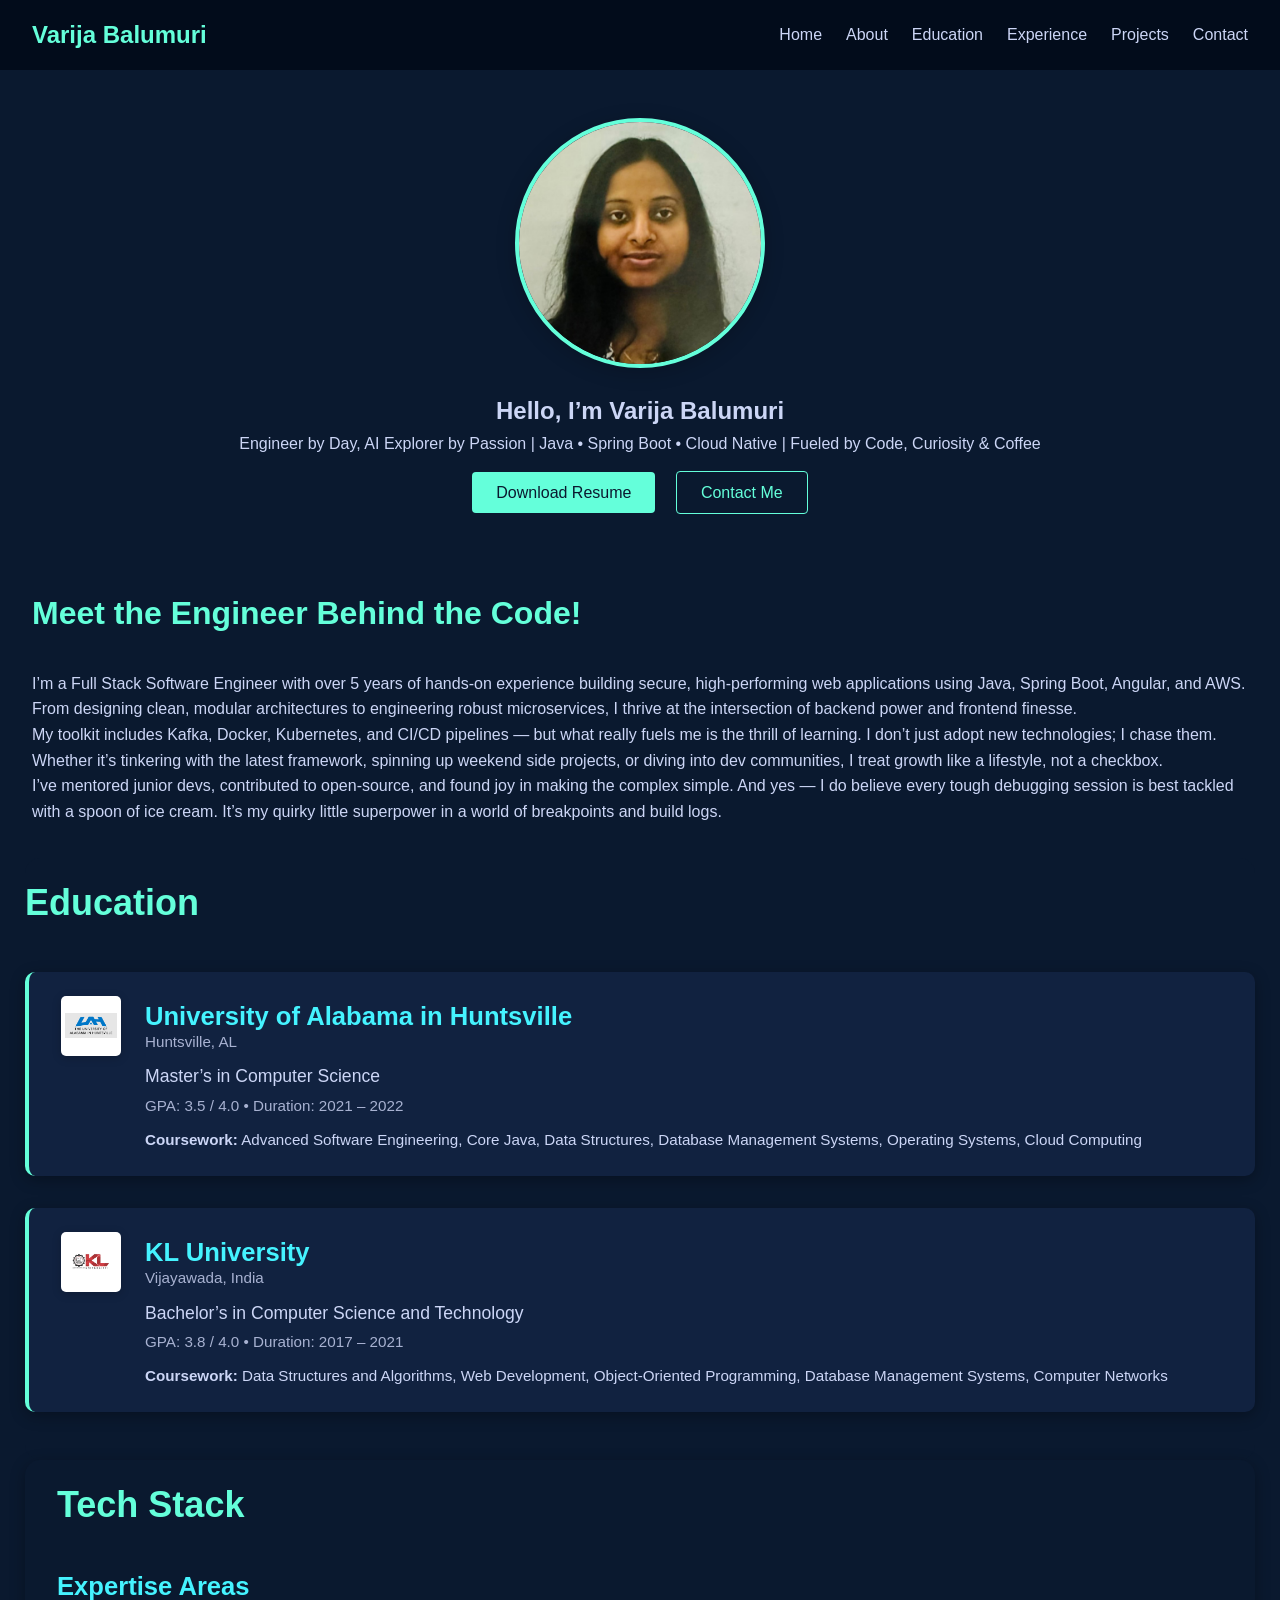
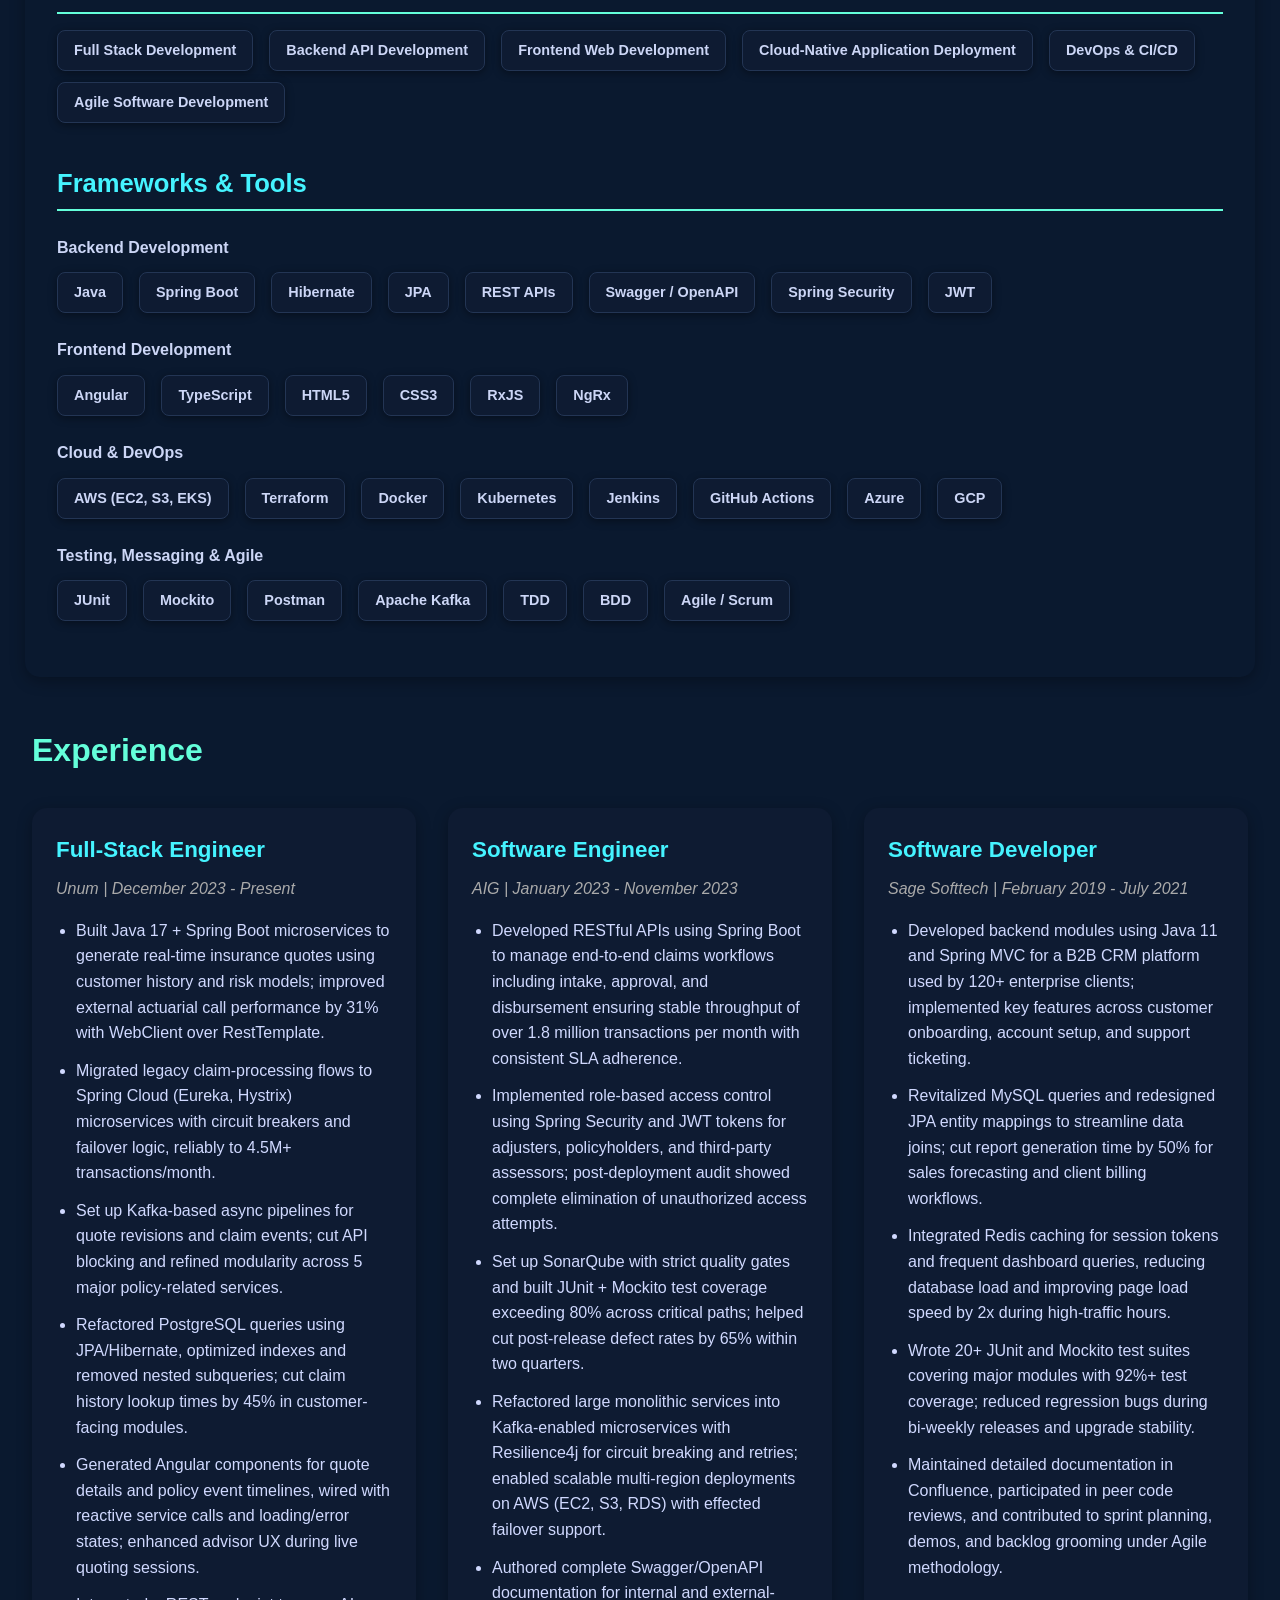
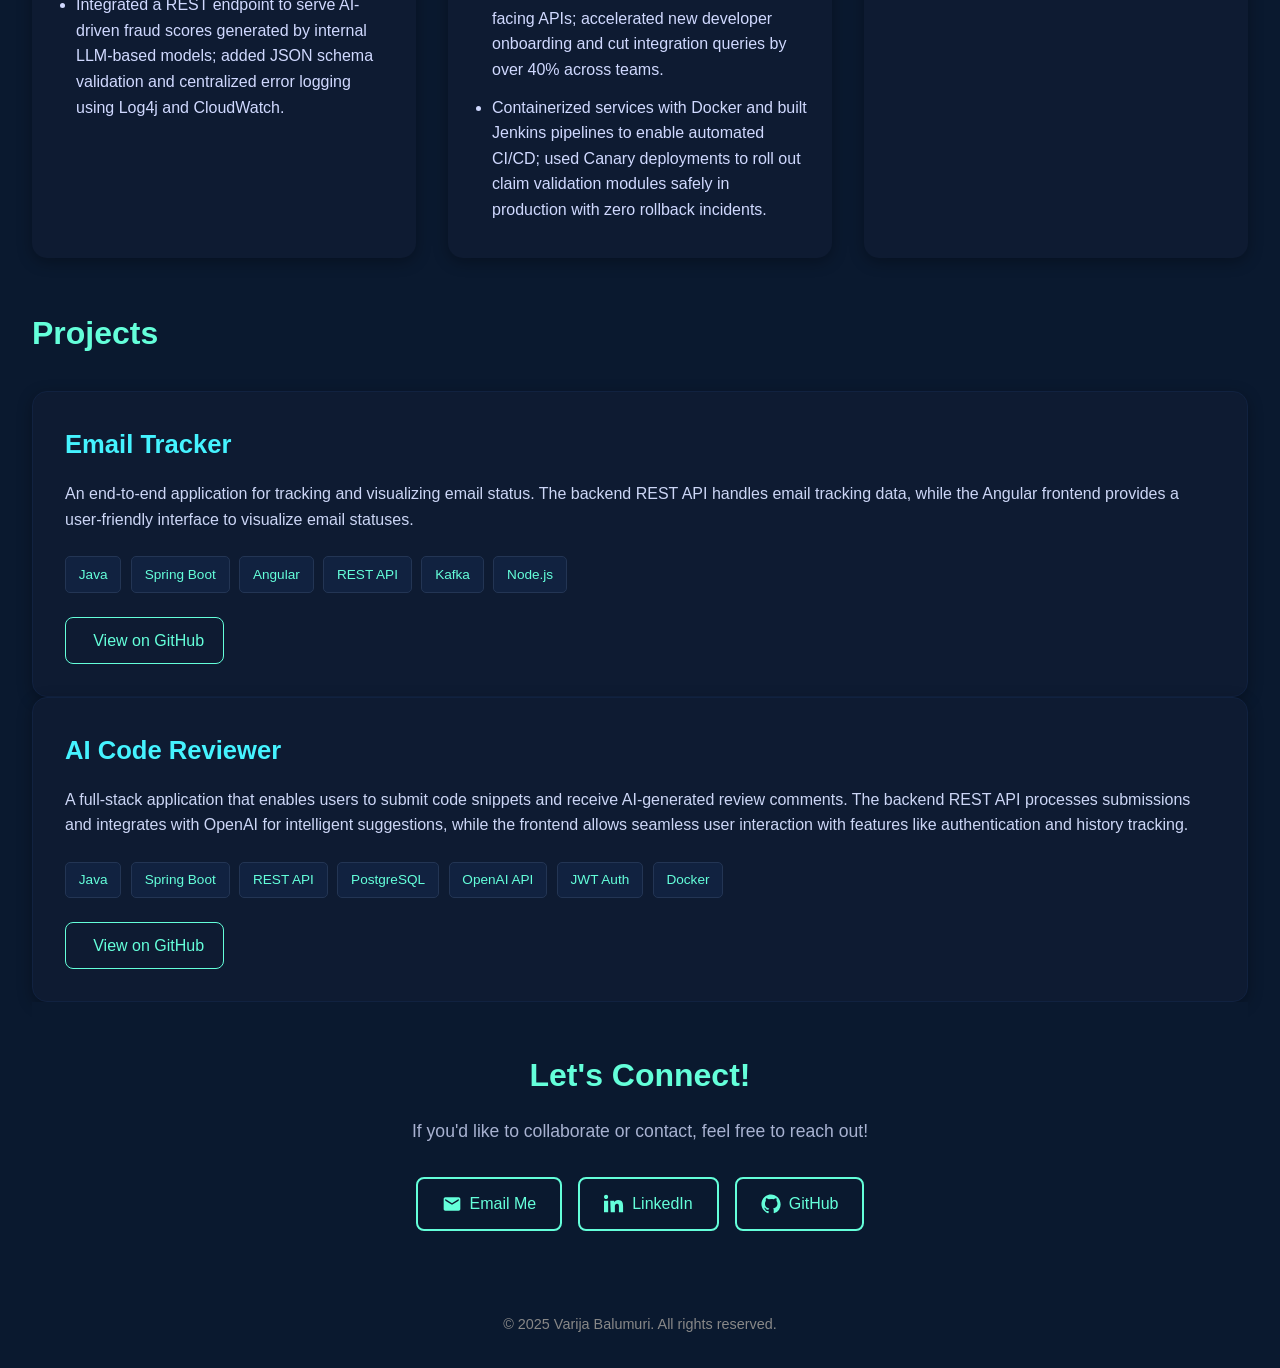
<file: index.html>
<!DOCTYPE html>
<html lang="en">

<head>
  <meta charset="UTF-8" />
  <meta name="viewport" content="width=device-width, initial-scale=1.0" />
  <title>Varija Balumuri | Software Engineer</title>
  <link rel="stylesheet" href="style.css" />
  <script defer src="script.js"></script>
</head>

<body>
  <header>
    <nav>
      <h1>Varija Balumuri</h1>
      <ul>
        <li><a href="#hero">Home</a></li>
        <li><a href="#about">About</a></li>
        <li><a href="#education">Education</a></li>
        <li><a href="#experience">Experience</a></li>
        <li><a href="#projects">Projects</a></li>
        <li><a href="#contact">Contact</a></li>
      </ul>
    </nav>
  </header>

  <section id="hero">
    <div class="hero-content">
      <img src="assets\Picture.png" alt="Varija Balumuri" class="hero-profile-pic" />
      <h2>Hello, I’m Varija Balumuri</h2>
      <p>Engineer by Day, AI Explorer by Passion | Java • Spring Boot • Cloud Native | Fueled by Code, Curiosity & Coffee</p>
      <div class="buttons">
        <a href="assets/Varija Balumuri - Sofwtare Engineer.pdf" download class="btn">Download Resume</a>
        <a href="#contact" class="btn btn-secondary">Contact Me</a>
      </div>
    </div>
  </section>

  <section id="about" >
    <h2 class="section-heading">Meet the Engineer Behind the Code!</h2>
    <p>
      I’m a Full Stack Software Engineer with over 5 years of hands-on experience building secure,
      high-performing web applications using Java, Spring Boot, Angular, and AWS. From designing clean,
      modular architectures to engineering robust microservices, I thrive at the intersection of backend
      power and frontend finesse.

<p>My toolkit includes Kafka, Docker, Kubernetes, and CI/CD pipelines — but what really fuels me is the
  thrill of learning. I don’t just adopt new technologies; I chase them. Whether it’s tinkering with
  the latest framework, spinning up weekend side projects, or diving into dev communities,
  I treat growth like a lifestyle, not a checkbox.
</p>
<p>
  I’ve mentored junior devs, contributed to open-source, and found joy in making the complex simple.
 And yes — I do believe every tough debugging session is best tackled with a spoon of ice cream.
 It’s my quirky little superpower in a world of breakpoints and build logs.
</p>


    </p>
  </section>

 <section id="education" class="education-section">
  <h2 class="section-heading">Education</h2>

  <div class="education-entry">
    <img src="assets\uah logo.png" alt="UAH Logo" class="education-logo" />
    <div class="education-content">
      <h3 class="university">University of Alabama in Huntsville</h3>
      <p class="location">Huntsville, AL</p>
      <p class="degree">Master’s in Computer Science</p>
      <p class="details"> GPA: 3.5 / 4.0 • Duration: 2021 – 2022 </p>
      <p class="coursework">
        <strong>Coursework:</strong> Advanced Software Engineering, Core Java, Data Structures, Database
                                Management Systems, Operating Systems, Cloud Computing
      </p>
    </div>
  </div>

  <div class="education-entry">
    <img src="assets\KL logo.png" alt="KL University Logo" class="education-logo" />
    <div class="education-content">
      <h3 class="university">KL University</h3>
      <p class="location">Vijayawada, India</p>
      <p class="degree">Bachelor’s in Computer Science and Technology</p>
      <p class="details"> GPA: 3.8 / 4.0 • Duration: 2017 – 2021</p>
      <p class="coursework">
        <strong>Coursework:</strong> Data Structures and Algorithms, Web Development, Object-Oriented Programming,
        Database Management Systems, Computer Networks
      </p>
    </div>
  </div>
</section>



<section id="skills" class="skills-section">
  <h2 class="section-heading">Tech Stack</h2>
  <div class="skills-category">
    <h3>Expertise Areas</h3>
    <div class="skills-badges">
      <span class="badge secondary-badge">Full Stack Development</span>
      <span class="badge secondary-badge">Backend API Development</span>
      <span class="badge secondary-badge">Frontend Web Development</span>
      <span class="badge secondary-badge">Cloud-Native Application Deployment</span>
      <span class="badge secondary-badge">DevOps & CI/CD</span>
      <span class="badge secondary-badge">Agile Software Development</span>
    </div>
  </div>

  <div class="skills-category">
    <h3>Frameworks & Tools</h3>

    <h4>Backend Development</h4>
    <div class="skills-badges">
      <span class="badge secondary-badge">Java</span>
      <span class="badge secondary-badge">Spring Boot</span>
      <span class="badge secondary-badge">Hibernate</span>
      <span class="badge secondary-badge">JPA</span>
      <span class="badge secondary-badge">REST APIs</span>
      <span class="badge secondary-badge">Swagger / OpenAPI</span>
      <span class="badge secondary-badge">Spring Security</span>
      <span class="badge secondary-badge">JWT</span>
    </div>

    <h4>Frontend Development</h4>
    <div class="skills-badges">
      <span class="badge secondary-badge">Angular</span>
      <span class="badge secondary-badge">TypeScript</span>
      <span class="badge secondary-badge">HTML5</span>
      <span class="badge secondary-badge">CSS3</span>
      <span class="badge secondary-badge">RxJS</span>
      <span class="badge secondary-badge">NgRx</span>
    </div>

    <h4>Cloud & DevOps</h4>
    <div class="skills-badges">
      <span class="badge secondary-badge">AWS (EC2, S3, EKS)</span>
      <span class="badge secondary-badge">Terraform</span>
      <span class="badge secondary-badge">Docker</span>
      <span class="badge secondary-badge">Kubernetes</span>
      <span class="badge secondary-badge">Jenkins</span>
      <span class="badge secondary-badge">GitHub Actions</span>
      <span class="badge secondary-badge">Azure</span>
      <span class="badge secondary-badge">GCP</span>
    </div>

    <h4>Testing, Messaging & Agile</h4>
    <div class="skills-badges">
      <span class="badge secondary-badge">JUnit</span>
      <span class="badge secondary-badge">Mockito</span>
      <span class="badge secondary-badge">Postman</span>
      <span class="badge secondary-badge">Apache Kafka</span>
      <span class="badge secondary-badge">TDD</span>
      <span class="badge secondary-badge">BDD</span>
      <span class="badge secondary-badge">Agile / Scrum</span>
    </div>
  </div>
</section>

  <!-- Include Experience Section -->
  <section id="experience" class="mb-5">
    <h2 class="section-heading">Experience</h2>
    <div class="timeline">
      <div class="timeline-item">
        <h3>Full-Stack Engineer</h3>
        <p class="text-muted">Unum | December 2023 - Present </p>
        <ul>
          <li>Built Java 17 + Spring Boot microservices to generate real-time insurance quotes using customer history and risk models; 
            improved external actuarial call performance by 31% with WebClient over RestTemplate.</li>
          <li>Migrated legacy claim-processing flows to Spring Cloud (Eureka, Hystrix) microservices with circuit breakers and failover logic, reliably to 4.5M+ transactions/month. </li>
          <li>Set up Kafka-based async pipelines for quote revisions and claim events; cut API blocking and refined modularity across 5 major policy-related services.</li>
          <li>Refactored PostgreSQL queries using JPA/Hibernate, optimized indexes and removed nested subqueries; cut claim history lookup times by 45% in customer-facing modules.</li>
          <li>Generated Angular components for quote details and policy event timelines, wired with reactive service calls and loading/error states; enhanced advisor UX during live quoting sessions.</li>
          <li>Integrated a REST endpoint to serve AI-driven fraud scores generated by internal LLM-based models; added JSON schema validation and centralized error logging using Log4j and CloudWatch.</li>

        </ul>
      </div>

      <div class="timeline-item">
        <h3>Software Engineer</h3>
        <p class="text-muted">AIG | January 2023 - November 2023</p>
        <ul>
          <li>Developed RESTful APIs using Spring Boot to manage end-to-end claims workflows including intake, approval, and disbursement ensuring stable throughput of over 1.8 million transactions per month with consistent SLA adherence.</li>
          <li>Implemented role-based access control using Spring Security and JWT tokens for adjusters, policyholders, and third-party assessors; post-deployment audit showed complete elimination of unauthorized access attempts.</li>
          <li>Set up SonarQube with strict quality gates and built JUnit + Mockito test coverage exceeding 80% across critical paths; helped cut post-release defect rates by 65% within two quarters.</li>
          <li>Refactored large monolithic services into Kafka-enabled microservices with Resilience4j for circuit breaking and retries; enabled scalable multi-region deployments on AWS (EC2, S3, RDS) with effected failover support.</li>
          <li>Authored complete Swagger/OpenAPI documentation for internal and external-facing APIs; accelerated new developer onboarding and cut integration queries by over 40% across teams.</li>
          <li>Containerized services with Docker and built Jenkins pipelines to enable automated CI/CD; used Canary deployments to roll out claim validation modules safely in production with zero rollback incidents.</li>


        </ul>
      </div>

      <div class="timeline-item">
        <h3>Software Developer</h3>
        <p class="text-muted">Sage Softtech | February 2019 - July 2021</p>
        <ul>
          <li>Developed backend modules using Java 11 and Spring MVC for a B2B CRM platform used by 120+ enterprise clients; implemented key features across customer onboarding, account setup, and support ticketing.</li>
          <li>Revitalized MySQL queries and redesigned JPA entity mappings to streamline data joins; cut report generation time by 50% for sales forecasting and client billing workflows.</li>
          <li>Integrated Redis caching for session tokens and frequent dashboard queries, reducing database load and improving page load speed by 2x during high-traffic hours.</li>
          <li>Wrote 20+ JUnit and Mockito test suites covering major modules with 92%+ test coverage; reduced regression bugs during bi-weekly releases and upgrade stability.</li>
          <li>Maintained detailed documentation in Confluence, participated in peer code reviews, and contributed to sprint planning, demos, and backlog grooming under Agile methodology.</li>

        </ul>
      </div>
  </section>

  <section id="projects" class="projects-section">
  <h2 class="section-heading">Projects</h2>
  <div class="project-card">
    <h3>Email Tracker</h3>
    <p>
      An end-to-end application for tracking and visualizing email status.
      The backend REST API handles email tracking data, while the Angular
      frontend provides a user-friendly interface to visualize email statuses.
    </p>

    <div class="tech-tags">
      <span>Java</span>
      <span>Spring Boot</span>
      <span>Angular</span>
      <span>REST API</span>
      <span>Kafka</span>
      <span>Node.js</span>
    </div>

    <a href="https://github.com/VarijaBalumuri/email-tracker-project" target="_blank" class="github-button">
      <i class="fab fa-github"></i> View on GitHub
    </a>
  </div>

  <div class="project-card">
  <h3>AI Code Reviewer</h3>
  <p>
    A full-stack application that enables users to submit code snippets and receive AI-generated review comments.
    The backend REST API processes submissions and integrates with OpenAI for intelligent suggestions,
    while the frontend allows seamless user interaction with features like authentication and history tracking.
  </p>

  <div class="tech-tags">
    <span>Java</span>
    <span>Spring Boot</span>
    <span>REST API</span>
    <span>PostgreSQL</span>
    <span>OpenAI API</span>
    <span>JWT Auth</span>
    <span>Docker</span>
  </div>

  <a href="https://github.com/VarijaBalumuri/ai-code-reviewer" target="_blank" class="github-button">
    <i class="fab fa-github"></i> View on GitHub
  </a>
</div>



  <section id="contact">
  <h2>Let's Connect!</h2>
  <p>If you'd like to collaborate or contact, feel free to reach out!</p>

  <div class="contact-links">
    <a href="mailto:varija@techsmail.com" class="contact-button" aria-label="Email">
      <!-- Email SVG -->
      <svg xmlns="http://www.w3.org/2000/svg" width="20" height="20" fill="currentColor" viewBox="0 0 24 24">
        <path d="M4 4h16v16H4z" fill="none"/>
        <path d="M20 4H4c-1.1 0-2 .9-2 2v12c0 1.1.9 2 2 2h16c1.1 0 2-.9 2-2V6c0-1.1-.9-2-2-2zm0 4-8 5-8-5V6l8 5 8-5v2z"/>
      </svg> Email Me
    </a>

    <a href="https://www.linkedin.com/in/varijab/" target="_blank" rel="noopener noreferrer" class="contact-button" aria-label="LinkedIn">
      <!-- LinkedIn SVG -->
      <svg xmlns="http://www.w3.org/2000/svg" width="20" height="20" fill="currentColor" viewBox="0 0 24 24">
        <path d="M4.98 3.5C4.98 4.88 3.88 6 2.5 6S0 4.88 0 3.5 1.12 1 2.5 1s2.48 1.12 2.48 2.5zM0 8h5v14H0zM7.5 8h4.7v1.89h.06c.66-1.26 2.28-2.59 4.69-2.59 5.02 0 5.95 3.3 5.95 7.58V22h-5v-6.75c0-1.61-.03-3.69-2.25-3.69-2.25 0-2.59 1.75-2.59 3.56V22h-5z"/>
      </svg> LinkedIn
    </a>

    <a href="https://github.com/VarijaBalumuri" target="_blank" rel="noopener noreferrer" class="contact-button" aria-label="GitHub">
      <!-- GitHub SVG -->
      <svg xmlns="http://www.w3.org/2000/svg" width="20" height="20" fill="currentColor" viewBox="0 0 24 24">
        <path d="M12 .5C5.73.5.5 5.73.5 12c0 5.1 3.29 9.43 7.87 10.96.58.11.79-.25.79-.56 0-.28-.01-1.02-.01-2-3.2.7-3.88-1.55-3.88-1.55-.53-1.35-1.3-1.71-1.3-1.71-1.06-.73.08-.72.08-.72 1.17.08 1.79 1.2 1.79 1.2 1.04 1.78 2.73 1.26 3.4.96.11-.75.41-1.27.75-1.56-2.55-.29-5.23-1.28-5.23-5.7 0-1.26.45-2.3 1.2-3.12-.12-.29-.52-1.44.11-3 0 0 .98-.31 3.22 1.19a11.28 11.28 0 012.94-.4c1 0 2 .14 2.94.4 2.24-1.5 3.22-1.19 3.22-1.19.63 1.56.23 2.7.11 3 .75.82 1.2 1.86 1.2 3.12 0 4.43-2.68 5.4-5.23 5.7.42.36.8 1.07.8 2.16 0 1.56-.01 2.82-.01 3.2 0 .31.21.67.8.56A10.52 10.52 0 0023.5 12C23.5 5.73 18.27.5 12 .5z"/>
      </svg> GitHub
    </a>
  </div>
</section>



  <footer>
    <p>© 2025 Varija Balumuri. All rights reserved.</p>
  </footer>
</body>

</html>
</file>
<file: style.css>
* {
  margin: 0;
  padding: 0;
  box-sizing: border-box;
}

body {
  font-family: 'Poppins', sans-serif;
  background-color: #0a192f;
  color: #ccd6f6;
  line-height: 1.6;
}

header {
  background: #020c1b;
  padding: 1rem 2rem;
  position: sticky;
  top: 0;
  z-index: 1000;
}

nav {
  display: flex;
  justify-content: space-between;
  align-items: center;
}

nav h1 {
  color: #64ffda;
}

nav ul {
  display: flex;
  list-style: none;
  gap: 1.5rem;
}

nav ul li a {
  color: #ccd6f6;
  text-decoration: none;
}

/* === Global Section Styling === */
section {
  padding: 3rem 2rem;
  margin-bottom: -0.9rem;
}

/* === Hero Section === */
.hero-content {
  display: flex;
  justify-content: center;
  align-items: center;
  flex-direction: column;
  padding: 0rem 1rem;
  text-align: center;
}

.hero-profile-pic {
  width: 220px;
  height: 220px;
  object-fit: cover;
  border-radius: 50%;
  border: 4px solid #64ffda;
  box-shadow: 0 4px 20px rgba(0, 0, 0, 0.2);
  margin-bottom: 1.5rem;
  transition: transform 0.3s ease;
}

.hero-profile-pic:hover {
  transform: scale(1.05);
}

@media (min-width: 768px) {
  .hero-profile-pic {
    width: 250px;
    height: 250px;
  }
}

/* === Timeline Layout === */
.timeline {
  display: flex;
  gap: 2rem;
  flex-wrap: wrap;
  justify-content: space-between;
}

.timeline-item {
  background-color: #0e1b32;
  padding: 1.5rem;
  border-radius: 15px;
  flex: 1 1 30%;
  min-width: 300px;
  max-width: 32%;
  box-shadow: 0 4px 15px rgba(0, 0, 0, 0.3);
  display: flex;
  flex-direction: column;
}

.timeline-item h3 {
  color: #45f3ff;
  font-size: 1.4rem;
  margin-bottom: 0.5rem;
  font-weight: 600;
}

.timeline-item p.text-muted {
  font-style: italic;
  color: #aaa;
  margin-bottom: 1rem;
}

.timeline-item ul {
  padding-left: 1.25rem;
  margin: 0;
}

.timeline-item li {
  margin-bottom: 0.75rem;
  color: #d0d9ff;
}

@media (max-width: 900px) {
  .timeline {
    flex-direction: column;
  }

  .timeline-item {
    max-width: 100%;
  }
}

/* === Projects === */
.projects-section {
  background-color: #0a192f;
   margin: 0 auto;
  padding: 1rem 2rem;
}

.section-heading {
  font-size: 2rem;
  margin-bottom: 2rem;
  color: #64ffda;
}

.project-card {
  background-color: #0e1b32;
  border: 1px solid #112240;
  border-radius: 15px;
  padding: 2rem;
  max-width: 1500px;
  margin: 0;
  box-shadow: 0 4px 15px rgba(0, 0, 0, 0.3);
}

.project-card h3 {
  font-size: 1.6rem;
  color: #45f3ff;
  margin-bottom: 1rem;
}

.project-card p {
  color: #ccd6f6;
  font-size: 1rem;
  margin-bottom: 1.5rem;
  line-height: 1.6;
}

.tech-tags {
  display: flex;
  flex-wrap: wrap;
  gap: 0.6rem;
  margin-bottom: 1.5rem;
}

.tech-tags span {
  background-color: #112240;
  color: #64ffda;
  padding: 0.4rem 0.8rem;
  border-radius: 5px;
  font-size: 0.85rem;
  font-weight: 500;
  border: 1px solid #233554;
}

.github-button {
  display: inline-block;
  padding: 0.6rem 1.2rem;
  border: 1px solid #64ffda;
  color: #64ffda;
  text-decoration: none;
  border-radius: 8px;
  font-size: 1rem;
  transition: all 0.3s ease;
}

.github-button:hover {
  background-color: #64ffda;
  color: #0a192f;
}

.github-button i {
  margin-right: 0.5rem;
}

/* === Contact === */
#contact {
  text-align: center;
  background-color: #0a192f;
  color: #ccd6f6;
}

#contact h2 {
  font-size: 2rem;
  color: #64ffda;
  margin-bottom: 1rem;
}

#contact p {
  font-size: 1.1rem;
  margin-bottom: 2rem;
  color: #a8b2d1;
}

.contact-links {
  display: flex;
  justify-content: center;
  flex-wrap: wrap;
  gap: 1rem;
}

.contact-button {
  display: inline-flex;
  align-items: center;
  gap: 0.5rem;
  padding: 0.75rem 1.5rem;
  border: 2px solid #64ffda;
  color: #64ffda;
  border-radius: 8px;
  text-decoration: none;
  font-weight: 500;
  transition: all 0.3s ease;
}

.contact-button:hover {
  background-color: #112240;
  transform: scale(1.05);
}

/* === Footer === */
footer {
  text-align: center;
  padding: 1rem 0;
  margin-top: 2rem;
  font-size: 0.9rem;
  color: #888;
}

/* === Skills === */
.skills-section {
  background-color: #0a192f;
  width: 100%;
  max-width: 1230px;
  margin: 0 auto;
  padding: 1rem 2rem;
  border-radius: 15px;
  box-shadow: 0 4px 15px rgba(0, 0, 0, 0.3);
}

.skills-section h2.section-heading {
  color: #64ffda;
  font-size: 2.25rem;
  margin-bottom: 2rem;
  text-align: left;
}

.skills-category {
  margin-bottom: 2.5rem;
}

.skills-category h3 {
  color: #45f3ff;
  font-size: 1.6rem;
  margin-bottom: 1rem;
  border-bottom: 2px solid #64ffda;
  padding-bottom: 0.3rem;
}

.skills-category h4 {
  color: #ccd6f6;
  margin-top: 1.5rem;
  margin-bottom: 0.75rem;
  font-weight: 600;
}

.skills-badges {
  display: flex;
  flex-wrap: wrap;
  gap: 0.7rem 1rem;
}

.badge {
  display: inline-flex;
  align-items: center;
  justify-content: center;
  font-size: 0.9rem;
  font-weight: 600;
  padding: 0.5rem 1rem;
  border-radius: 8px;
  user-select: none;
  box-shadow: 0 2px 8px rgba(0,0,0,0.4);
  transition: transform 0.2s ease, box-shadow 0.2s ease;
}

.badge:hover {
  transform: translateY(-3px);
  box-shadow: 0 6px 15px rgba(100, 255, 218, 0.7);
}

.primary-badge {
  background-color: #112240;
  color: #64ffda;
  border: 1px solid #64ffda;
}

.secondary-badge {
  background-color: #0e1b32;
  color: #ccd6f6;
  border: 1px solid #233554;
}

.buttons {
  margin-top: 1.5rem;
}

/* === Education Section === */
.education-section {
  background-color: #0a192f;
  width: 100%;
  max-width: 1230px;
  margin: 0 auto;
  padding: 1rem 0rem;
  border-radius: 15px;
}

.education-section .section-heading {
  color: #64ffda;
  font-size: 2.25rem;
  margin-bottom: 2.5rem;
  text-align: left;
}

.education-entry {
  display: flex;
  align-items: flex-start;
  gap: 1.5rem;
  background-color: #112240;
  padding: 1.5rem 2rem;
  border-left: 4px solid #64ffda;
  border-radius: 10px;
  margin-bottom: 2rem;
  box-shadow: 0 4px 15px rgba(0, 0, 0, 0.3);
  transition: transform 0.3s ease;
}

.education-entry:hover {
  transform: translateY(-5px);
}

.education-logo {
  width: 60px;
  height: 60px;
  object-fit: contain;
  border-radius: 5px;
  background-color: #fff;
  padding: 4px;
  box-shadow: 0 2px 10px rgba(0,0,0,0.2);
}

.education-content {
  flex: 1;
}

.university {
  font-size: 1.6rem;
  color: #45f3ff;
  margin-bottom: 0.3rem;
}

.location {
  font-size: 0.95rem;
  color: #a8b2d1;
  margin-top: -0.7rem;
  margin-bottom: 0.5rem;
}

.degree {
  font-size: 1.1rem;
  color: #ccd6f6;
  margin-bottom: 0.2rem;
}

.details {
  font-size: 0.95rem;
  color: #a8b2d1;
  margin-bottom: 0.6rem;
}

.coursework {
  font-size: 0.95rem;
  color: #ccd6f6;
  line-height: 1.6;
}

/* === Buttons === */
.btn {
  background: #64ffda;
  color: #0a192f;
  padding: 0.75rem 1.5rem;
  border: none;
  text-decoration: none;
  border-radius: 4px;
  margin: 0 0.5rem;
}

.btn-secondary {
  background: transparent;
  color: #64ffda;
  border: 1px solid #64ffda;
}
</file>
